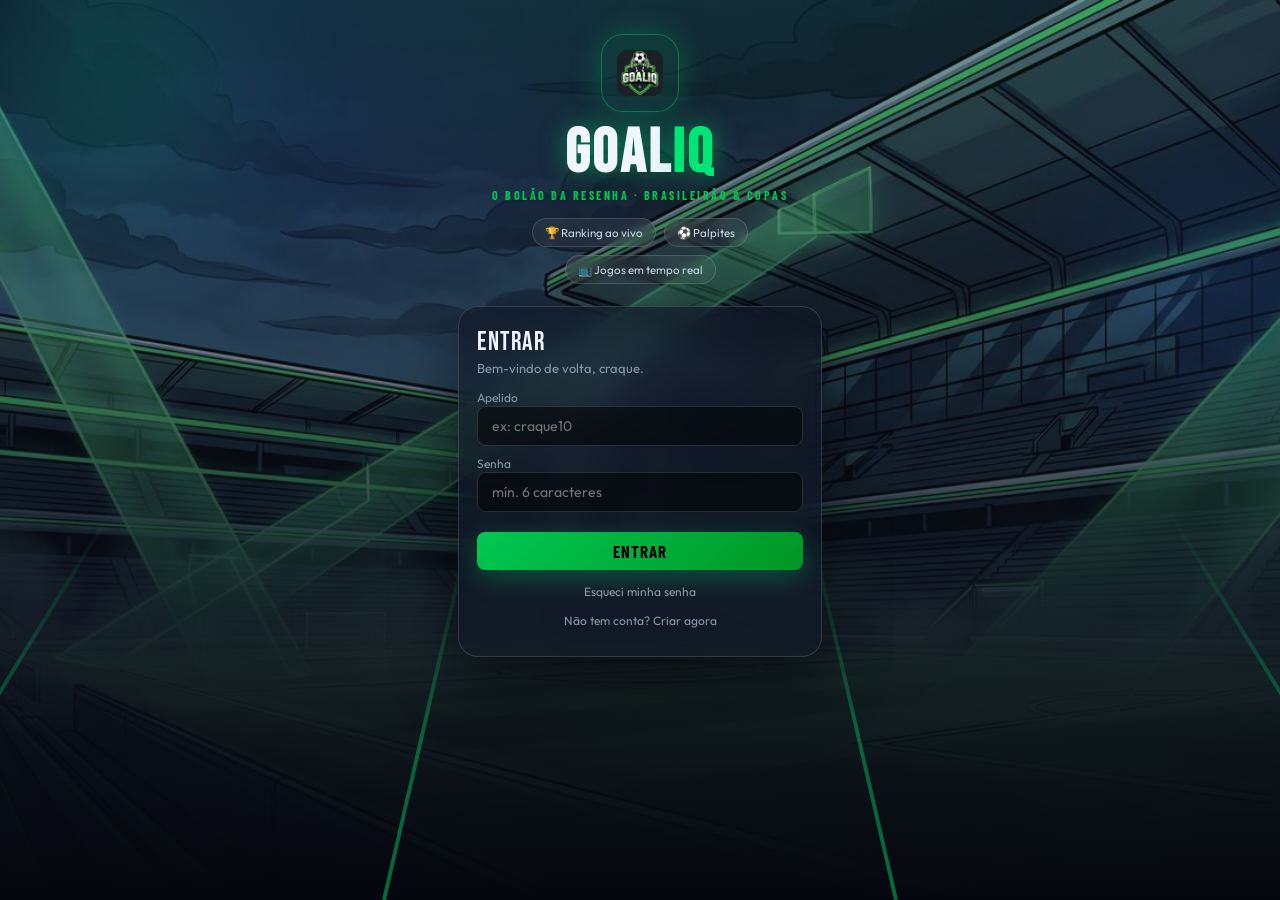
<file: index.html>
<!DOCTYPE html>
<html lang="pt-BR">
<head>
  <meta charset="UTF-8" />
  <meta name="viewport" content="width=device-width, initial-scale=1.0" />
  <meta name="theme-color" content="#0a0e1a" />
  <title>GoalIQ ⚽</title>
  <link rel="icon" type="image/png" href="./icons/icon-192.png" />
  <link rel="apple-touch-icon" href="./icons/apple-touch-icon.png" />
  <link rel="manifest" href="./manifest.webmanifest" />
  <link href="https://fonts.googleapis.com/css2?family=Bebas+Neue&family=Barlow+Condensed:wght@400;600;700;800&family=Outfit:wght@300;400;500;600;700;800&display=swap" rel="stylesheet" />
  <script type="module" crossorigin src="./app.js"></script>
  <link rel="stylesheet" crossorigin href="./index.css">
</head>
<body>
  <div id="root"></div>
  <script>
    // Remove service workers e caches antigos (fim do "aparece versão antiga").
    if ('serviceWorker' in navigator) {
      navigator.serviceWorker.getRegistrations().then(function (rs) { rs.forEach(function (r) { r.unregister(); }); });
    }
    if (window.caches && caches.keys) { caches.keys().then(function (ks) { ks.forEach(function (k) { caches.delete(k); }); }); }
  </script>
</body>
</html>
</file>
<file: index.css>
:root{--g1:#00e676;--g2:#00c853;--g3:#009624;--y1:#ffd600;--y2:#ffab00;--r1:#ff1744;--bg:#0a0e1a;--bg2:#111827;--card:rgba(255,255,255,.04);--card2:rgba(255,255,255,.07);--border:rgba(255,255,255,.08);--border2:rgba(255,255,255,.14);--txt:#c8d6e5;--txt2:#8899aa;--white:#f0f6ff;--gold:#ffd700;--silver:#b0bec5;--bronze:#a1887f;--chrome1:#eef3f7;--chrome2:#8b97a6;--cyan:#3dd9ff;--font1:"Bebas Neue",cursive;--font2:"Barlow Condensed",sans-serif;--font3:"Outfit",sans-serif}*{box-sizing:border-box;margin:0;padding:0}body{background:var(--bg);color:var(--txt);font-family:var(--font3);min-height:100vh}.header{position:sticky;top:0;z-index:100;background:#0a0e1af2;-webkit-backdrop-filter:blur(20px);backdrop-filter:blur(20px);border-bottom:1px solid var(--border);padding:12px 18px;display:flex;align-items:center;justify-content:space-between}.logo h1{font-family:var(--font1);font-size:26px;color:var(--white);letter-spacing:3px}.logo span{color:var(--g2)}.logo p{font-family:var(--font2);font-size:11px;color:var(--g2);letter-spacing:2px;text-transform:uppercase}.nav{display:flex;gap:4px;overflow-x:auto;background:#0006;border-bottom:1px solid var(--border);padding:0 12px}.nav button{background:none;border:none;border-bottom:3px solid transparent;color:var(--txt2);font-family:var(--font2);font-weight:600;font-size:13px;letter-spacing:.8px;text-transform:uppercase;padding:12px 14px;cursor:pointer;white-space:nowrap}.nav button.on{color:var(--g2);border-bottom-color:var(--g2)}.main{max-width:900px;margin:0 auto;padding:18px}.stitle{font-family:var(--font1);font-size:28px;letter-spacing:2px;color:var(--white);margin:6px 0 16px;display:flex;align-items:center;gap:10px}.stitle span{color:var(--g2)}.card{background:var(--card);border:1px solid var(--border);border-radius:14px;padding:16px;margin-bottom:14px}.podium{display:grid;grid-template-columns:repeat(3,1fr);gap:10px;margin-bottom:16px}.podium-card{border:2px solid;border-radius:14px;padding:16px;text-align:center}.p1{border-color:var(--gold)}.p2{border-color:var(--silver)}.p3{border-color:var(--bronze)}.podium-medal{font-size:30px}.podium-name{font-family:var(--font2);font-weight:700;color:var(--white);font-size:16px}.podium-pts{font-family:var(--font1);font-size:38px;color:var(--y1)}.rank-item{display:flex;align-items:center;gap:12px;padding:11px 14px;border-radius:10px;background:var(--card);border:1px solid var(--border);margin-bottom:6px}.ri-pos{font-family:var(--font1);font-size:20px;width:26px;text-align:center;color:var(--txt2)}.ri-name{flex:1;font-weight:600;color:var(--white)}.ri-detail{font-size:11px;color:var(--txt2)}.ri-pts{font-family:var(--font1);font-size:24px;color:var(--y1)}.match{background:var(--card);border:1px solid var(--border);border-radius:12px;padding:14px;margin-bottom:10px}.match-head{font-family:var(--font2);font-size:11px;color:var(--txt2);letter-spacing:.5px;margin-bottom:8px;display:flex;justify-content:space-between}.teams{display:flex;align-items:center;gap:10px}.tname{flex:1;font-weight:700;color:var(--white)}.tname.away{text-align:right}.pinput{width:44px;height:38px;text-align:center;background:#00000080;border:1px solid var(--border2);border-radius:7px;color:#fff;font-family:var(--font1);font-size:20px}.pinput:focus{outline:none;border-color:var(--g2)}.psep{color:#2a3a50;font-family:var(--font1)}.btn{padding:9px 14px;border:none;border-radius:8px;cursor:pointer;font-family:var(--font2);font-weight:700;letter-spacing:1px}.btn-save{background:linear-gradient(135deg,var(--g2),var(--g3));color:#000}.locked{opacity:.65}.badge{padding:3px 9px;border-radius:10px;font-size:11px;font-weight:700;font-family:var(--font2)}.b5{background:#00e67633;color:var(--g2)}.b3{background:#ffab0033;color:var(--y2)}.b1{background:#2979ff33;color:#5aa0ff}.b0{background:#ff174426;color:var(--r1)}.minput{width:100%;padding:10px 14px;margin-bottom:6px;background:#00000080;border:1px solid var(--border2);border-radius:9px;color:#fff;font-size:14px;font-family:var(--font3)}.minput:focus{outline:none;border-color:var(--g2)}.hint{color:var(--txt2);font-size:12px;margin:8px 0}.linkbtn{background:none;border:1px solid var(--border2);color:var(--txt);border-radius:8px;padding:8px 12px;cursor:pointer;font-family:var(--font2);font-weight:600}.demo-flag{background:#ffd6001a;border:1px solid rgba(255,214,0,.3);color:var(--y1);border-radius:8px;padding:8px 12px;font-size:12px;margin-bottom:12px}.infocards{display:grid;grid-template-columns:repeat(3,1fr);gap:12px}@media (max-width:760px){.infocards{grid-template-columns:1fr}}.rankwrap{position:relative;overflow:hidden;border-radius:14px;margin:6px 0 14px;background:linear-gradient(90deg,#00c8530f,#0000)}.rankwrap-bg{position:absolute;top:0;right:0;bottom:0;left:0;display:flex;align-items:center;gap:26px;opacity:.16;animation:rankslide 50s linear infinite;pointer-events:none;white-space:nowrap;padding-left:10px}.rankwrap-item{display:inline-flex;align-items:center;gap:8px;flex:0 0 auto}.rankwrap-item img{width:34px;height:34px;object-fit:contain}.rankwrap-x{color:var(--txt2);font-family:var(--font1);font-size:18px}.rankwrap-title{position:relative;z-index:1}@keyframes rankslide{0%{transform:translate(0)}to{transform:translate(-50%)}}.infocards-mural{display:grid;grid-template-columns:1fr 1fr;gap:12px;margin-top:12px}@media (max-width:680px){.infocards-mural{grid-template-columns:1fr}}@keyframes liveGlow{0%,to{box-shadow:0 0 #ff17444d}50%{box-shadow:0 0 22px 2px #ff174438}}.live-glow{animation:liveGlow 1.6s ease-in-out infinite;border-color:#ff17448c!important}@keyframes chipPulse{0%,to{opacity:1}50%{opacity:.45}}.live-chip{animation:chipPulse 1.1s infinite}@keyframes sheen{0%{background-position:-200% 0}to{background-position:200% 0}}.accent-bar{height:3px;border-radius:3px;background:linear-gradient(90deg,var(--g2),var(--y1),var(--g2));background-size:200% 100%;animation:sheen 4s linear infinite}body{background:radial-gradient(1100px 380px at 50% -120px,rgba(0,230,118,.08),transparent 62%),radial-gradient(900px 500px at 100% 120%,rgba(41,121,255,.05),transparent 60%),var(--bg);background-attachment:fixed}.subtabs{display:flex;gap:6px;margin-bottom:12px;flex-wrap:wrap}.subtabs button{background:#ffffff0d;border:1px solid var(--border);color:var(--txt2);border-radius:20px;padding:7px 14px;font-family:var(--font2);font-weight:700;font-size:12px;letter-spacing:.5px;cursor:pointer}.subtabs button.on{background:linear-gradient(135deg,var(--g1),var(--g3));color:#001b0c;border-color:transparent}.login-cover{position:relative;min-height:100vh;overflow:hidden;display:flex;align-items:flex-start;justify-content:center;background:radial-gradient(1200px 600px at 50% -160px,rgba(0,230,118,.14),transparent 60%),radial-gradient(900px 500px at 15% 10%,rgba(41,121,255,.12),transparent 55%),linear-gradient(180deg,#060a1461,#080c168c 42%,#090d18e0 68%,#05070e),url(./img/stadium-hero.jpg);background-size:auto,auto,auto,cover;background-position:center,center,center,center 28%}.lc-blob{position:absolute;border-radius:50%;filter:blur(70px);opacity:.5;z-index:0;pointer-events:none;animation:lcFloat 9s ease-in-out infinite}.lc-blob-a{width:340px;height:340px;background:radial-gradient(circle,rgba(0,230,118,.5),transparent 70%);top:-90px;left:-70px}.lc-blob-b{width:300px;height:300px;background:radial-gradient(circle,rgba(41,121,255,.45),transparent 70%);top:120px;right:-90px;animation-delay:-3s}@keyframes lcFloat{0%,to{transform:translateY(0)}50%{transform:translateY(24px)}}.lc-pitch{position:absolute;left:0;right:0;bottom:0;width:100%;height:44vh;min-height:220px;z-index:0;opacity:.9;pointer-events:none;-webkit-mask-image:linear-gradient(180deg,transparent,#000 60%);mask-image:linear-gradient(180deg,transparent,#000 60%)}.login-inner{position:relative;z-index:2;width:100%;max-width:400px;padding:34px 18px 60px}.lc-hero{text-align:center;margin-bottom:22px}.lc-badge{display:inline-flex;align-items:center;justify-content:center;width:78px;height:78px;border-radius:22px;background:#00e67614;border:1px solid rgba(0,230,118,.35);box-shadow:0 0 30px #00e67640;animation:lcPulse 2.6s ease-in-out infinite}@keyframes lcPulse{0%,to{box-shadow:0 0 26px #00e67638}50%{box-shadow:0 0 40px #00e67673}}.lc-title{font-family:var(--font1);font-size:62px;line-height:.9;letter-spacing:3px;color:var(--white);margin:14px 0 6px;text-shadow:0 0 24px rgba(0,230,118,.5)}.lc-title span{color:var(--g1)}.lc-tag{font-family:var(--font2);font-weight:700;font-size:12px;letter-spacing:2.5px;color:var(--g2);text-transform:uppercase}.lc-chips{display:flex;flex-wrap:wrap;gap:8px;justify-content:center;margin-top:16px}.lc-chips span{font-size:11.5px;color:var(--txt);background:#ffffff0d;border:1px solid var(--border2);border-radius:20px;padding:6px 12px;-webkit-backdrop-filter:blur(6px);backdrop-filter:blur(6px)}.lc-form{position:relative;background:#1118279e;border:1px solid var(--border2);border-radius:20px;padding:20px 18px;-webkit-backdrop-filter:blur(16px);backdrop-filter:blur(16px);box-shadow:0 24px 60px #00000080}.lc-form-head{font-family:var(--font1);font-size:26px;letter-spacing:1.5px;color:var(--white)}.lc-sub{color:var(--txt2);font-size:13px;margin:2px 0 10px}.lc-cta{width:100%;margin-top:14px;font-size:17px;letter-spacing:1px;box-shadow:0 8px 26px #00e67647}.lc-switch{text-align:center;margin-top:14px;cursor:pointer}.pitch3d-tag{display:flex;justify-content:space-between;font-size:12px;font-weight:700;margin:2px}.pitch3d-stage{perspective:3000px;perspective-origin:50% 32%;padding:16px 8px 12px;overflow:hidden;border-radius:18px}.pitch3d{position:relative;width:92%;max-width:640px;margin:0 auto;aspect-ratio:3/2;border-radius:12px;transform:rotateX(46deg);transform-style:preserve-3d;background:repeating-linear-gradient(90deg,#0f6b33 0,#0f6b33 30px,#0d5f2c 30px,#0d5f2c 60px);border:2px solid rgba(255,255,255,.5);box-shadow:0 32px 42px #0000008c,0 0 50px #00e6762e,inset 0 0 60px #00e67614}.pitch3d-lines{position:absolute;top:0;right:0;bottom:0;left:0;width:100%;height:100%}.pitch3d-badge{position:absolute;left:50%;top:50%;width:13%;aspect-ratio:1/1;transform:translate(-50%,-50%) rotateX(-46deg);opacity:.5;pointer-events:none;z-index:1;filter:drop-shadow(0 6px 14px rgba(0,0,0,.6))}.pitch3d-badge img{width:100%;height:100%;object-fit:contain;border-radius:50%;display:block}.pl3d{position:absolute;transform:translate(-50%,-50%) rotateX(-46deg);transform-origin:50% 100%;transform-style:preserve-3d;text-align:center;z-index:2;width:44px}.pl3d-ph{position:relative;width:34px;height:34px;border-radius:50%;border:2px solid #00c853;background:#0a0e1a;overflow:hidden;margin:0 auto;box-shadow:0 7px 11px #0000008c}.pl3d-ph img{position:absolute;top:0;right:0;bottom:0;left:0;width:100%;height:100%;object-fit:cover;background:#0a0e1a}.pl3d-num{position:absolute;top:0;right:0;bottom:0;left:0;display:flex;align-items:center;justify-content:center;font-size:13px;font-weight:800;color:#001b0c}.pl3d-name{position:relative;display:inline-block;margin-top:3px;padding:1.5px 7px;font-size:9px;color:#fff;font-weight:800;white-space:nowrap;letter-spacing:.2px;border-radius:9px;background:#080b14c7;border:1px solid rgba(255,255,255,.2);box-shadow:0 3px 8px #00000073}.pl3d{cursor:pointer;outline:none}.pl3d-tip{position:absolute;left:50%;bottom:100%;transform:translate(-50%,-6px) scale(.9);z-index:5;display:flex;flex-direction:column;align-items:center;gap:1px;padding:5px 9px;border-radius:8px;background:#0a0e1af2;border:1px solid rgba(0,230,118,.4);box-shadow:0 6px 16px #00000080;white-space:nowrap;opacity:0;pointer-events:none;transition:opacity .12s ease,transform .12s ease}.pl3d-tip b{font-family:var(--font3);font-size:11.5px;color:#fff;font-weight:700}.pl3d-tip span{font-family:var(--font2);font-size:10px;color:var(--g1);letter-spacing:.3px;text-transform:uppercase}.pl3d:hover .pl3d-tip,.pl3d:focus .pl3d-tip,.pl3d.pl3d-open .pl3d-tip{opacity:1;transform:translate(-50%,-10px) scale(1)}.glass-panel{background:var(--card2);border:1px solid var(--border2);border-radius:16px;-webkit-backdrop-filter:blur(12px);backdrop-filter:blur(12px);box-shadow:0 12px 34px #0006}.crest-frame{position:relative;display:inline-flex;align-items:center;justify-content:center;border-radius:50%;flex-shrink:0;background:radial-gradient(circle at 32% 28%,var(--chrome1),var(--chrome2) 75%);box-shadow:inset 0 2px 4px #fff9,inset 0 -4px 8px #00000059,0 6px 14px #00000073;padding:2px;box-sizing:border-box}.crest-frame img{width:100%;height:100%;border-radius:50%;object-fit:contain;background:#0a0e1a;display:block}.crest-frame.crest-empty{background:radial-gradient(circle at 32% 28%,#3a4250,#1b2028 75%)}.crest-frame.crest-pulse{animation:lcPulse 2.6s ease-in-out infinite}.tilt-hover{transition:transform .3s ease}.tilt-hover:hover{transform:perspective(700px) rotateX(3deg) rotateY(-3deg) translateY(-2px)}@media (prefers-reduced-motion:reduce){.tilt-hover:hover{transform:none}}.central-jogo-row{display:flex;gap:12px;flex-wrap:wrap;align-items:stretch;margin-bottom:12px}.central-jogo-row>*{flex:1 1 260px;margin-bottom:0!important}.palpite-fx{position:relative;overflow:hidden;background:var(--card2);border:1px solid rgba(61,217,255,.35);border-radius:16px;padding:14px 16px;-webkit-backdrop-filter:blur(12px);backdrop-filter:blur(12px);box-shadow:0 0 0 1px #3dd9ff14 inset,0 14px 34px -18px #3dd9ff66;display:flex;flex-direction:column;gap:10px;justify-content:center}.palpite-fx-ring{position:absolute;top:50%;left:50%;width:220px;height:220px;margin:-110px 0 0 -110px;border-radius:50%;border:1px dashed rgba(61,217,255,.25);animation:palpiteSpin 18s linear infinite;pointer-events:none;z-index:0}.palpite-fx-ring:before{content:"";position:absolute;top:22px;right:22px;bottom:22px;left:22px;border-radius:50%;border:1px dashed rgba(61,217,255,.15)}@keyframes palpiteSpin{to{transform:rotate(360deg)}}@media (prefers-reduced-motion:reduce){.palpite-fx-ring{animation:none}}.palpite-fx-head{position:relative;z-index:1;display:flex;align-items:center;justify-content:space-between;gap:8px}.palpite-fx-tag{font-family:var(--font2);font-weight:800;font-size:11px;letter-spacing:1.5px;text-transform:uppercase;color:var(--cyan);text-shadow:0 0 12px rgba(61,217,255,.5)}.palpite-fx-status{font-size:11px;color:var(--txt2);font-weight:700}.palpite-fx-inputs{position:relative;z-index:1;display:flex;align-items:center;justify-content:center;gap:10px}.palpite-fx-input{border-color:#3dd9ff4d}.palpite-fx-input:focus{border-color:var(--cyan);box-shadow:0 0 0 3px #3dd9ff26}.palpite-fx-btn{position:relative;z-index:1;background:linear-gradient(135deg,var(--cyan),#2a9fd6);color:#001824}.palpite-fx-result{position:relative;z-index:1;display:flex;align-items:center;justify-content:center;gap:10px}.palpite-fx-guess{font-family:var(--font1);font-size:20px;color:var(--white);letter-spacing:1px}.palpite-fx-msg{position:relative;z-index:1;font-size:12px;color:var(--cyan);text-align:center}.vvp-card{position:relative;overflow:hidden;width:100%;display:flex;flex-direction:column;align-items:center;justify-content:center;gap:4px;background:#3dd9ff0d;border:1px solid rgba(61,217,255,.28);border-radius:12px;padding:18px 14px}.vvp-ring{position:absolute;top:50%;left:50%;width:190px;height:190px;margin:-95px 0 0 -95px;border-radius:50%;border:1px dashed rgba(61,217,255,.2);animation:palpiteSpin 18s linear infinite;pointer-events:none}.vvp-ring:before{content:"";position:absolute;top:20px;right:20px;bottom:20px;left:20px;border-radius:50%;border:1px dashed rgba(61,217,255,.12)}@media (prefers-reduced-motion:reduce){.vvp-ring{animation:none}}.vvp-pos{position:relative;z-index:1;font-family:var(--font2);font-weight:800;font-size:10.5px;letter-spacing:1.2px;text-transform:uppercase;color:var(--cyan);background:#3dd9ff1f;border:1px solid rgba(61,217,255,.3);border-radius:20px;padding:3px 10px;margin-bottom:6px}.vvp-name{position:relative;z-index:1;font-family:var(--font1);font-size:20px;color:var(--white);letter-spacing:1px;margin-top:6px}.vvp-pts{position:relative;z-index:1;font-family:var(--font1);font-size:36px;color:var(--cyan);line-height:1;text-shadow:0 0 16px rgba(61,217,255,.5)}.vvp-pts span{font-family:var(--font2);font-size:13px;color:var(--txt2);text-transform:uppercase;letter-spacing:1px;margin-left:4px}.vvp-sub{position:relative;z-index:1;font-size:11px;color:var(--txt2)}.stadium-atmo{background-image:linear-gradient(180deg,rgba(5,7,11,.35) 0%,rgba(10,14,26,.88) 68%,var(--bg) 100%),url(./img/stadium-hero.jpg);background-size:cover;background-position:center 30%}.podium-card{background:var(--card2);-webkit-backdrop-filter:blur(8px);backdrop-filter:blur(8px);box-shadow:0 10px 26px #00000059}.podium-card.p1{box-shadow:0 10px 30px #ffd70033,inset 0 0 0 1px #ffd70026}.podium-card.p2{box-shadow:0 10px 26px #b0bec529,inset 0 0 0 1px #b0bec51f}.podium-card.p3{box-shadow:0 10px 26px #a1887f29,inset 0 0 0 1px #a1887f1f}
</file>
